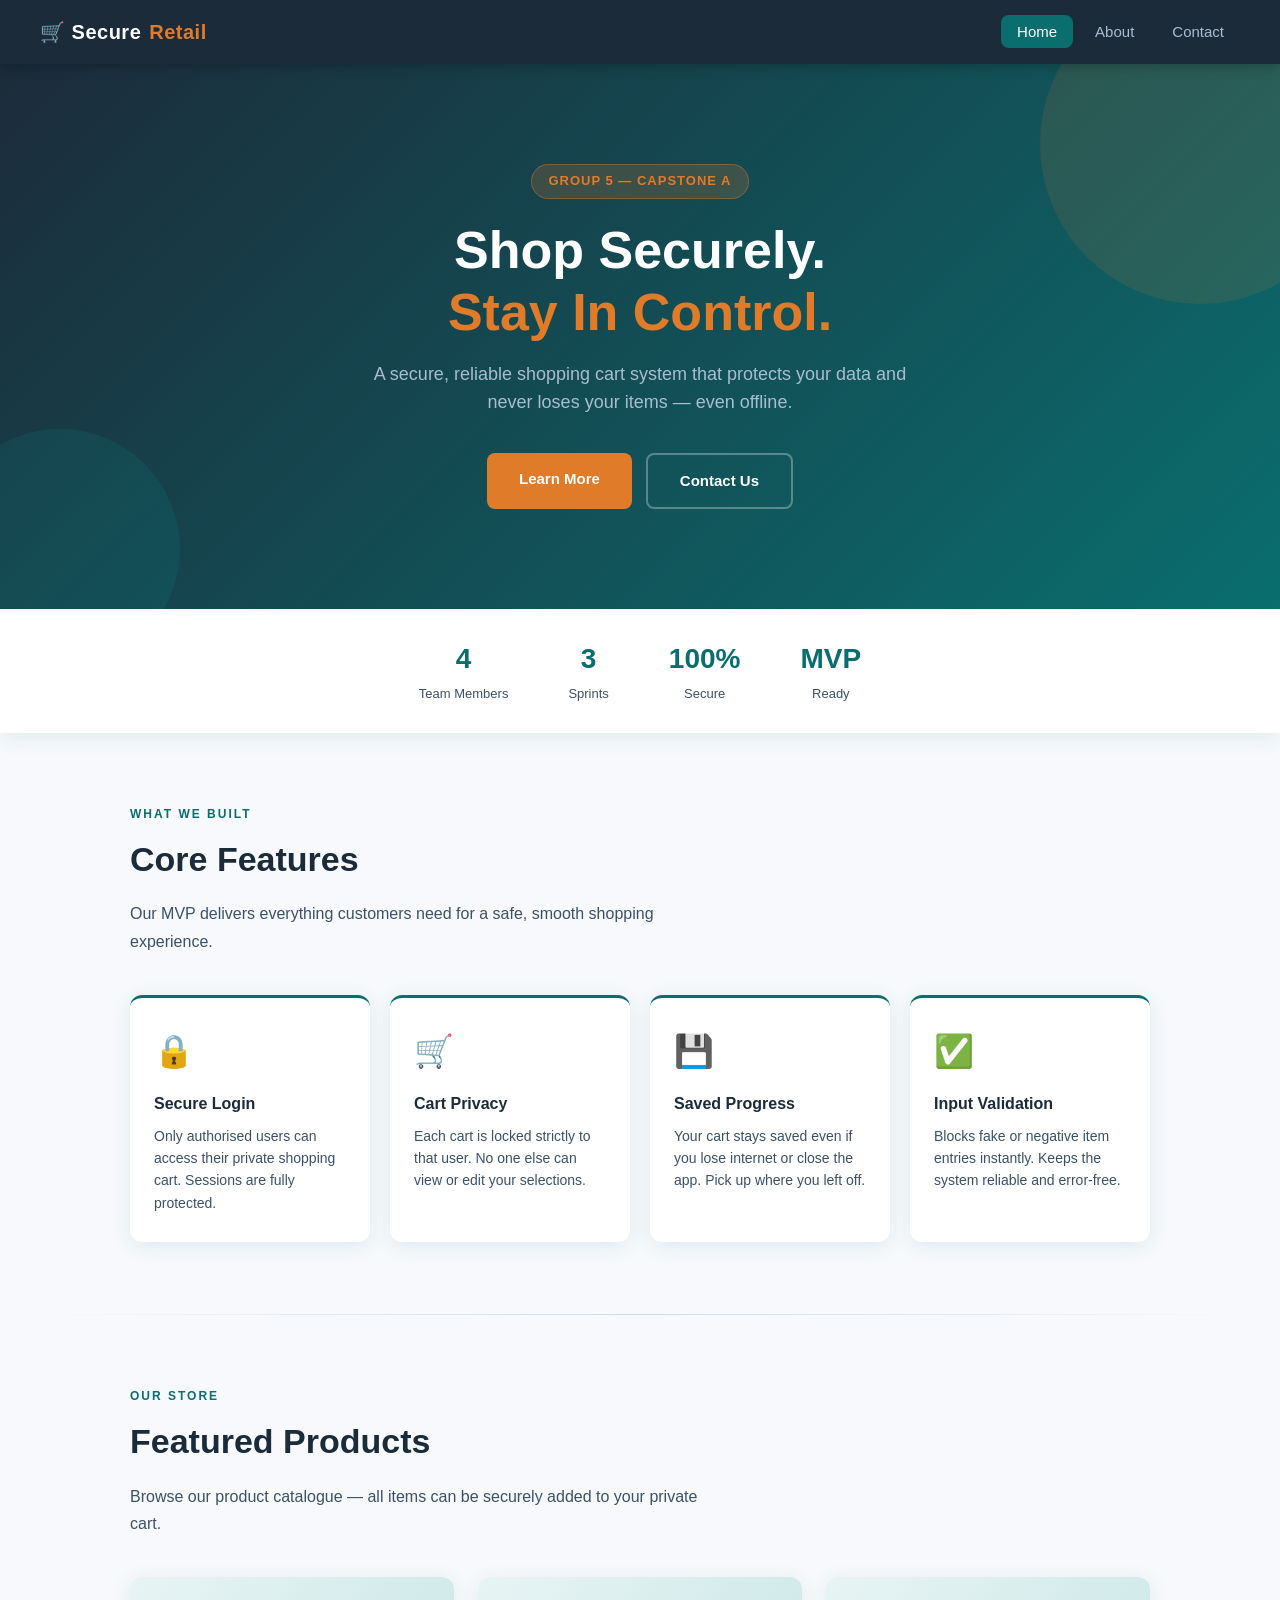
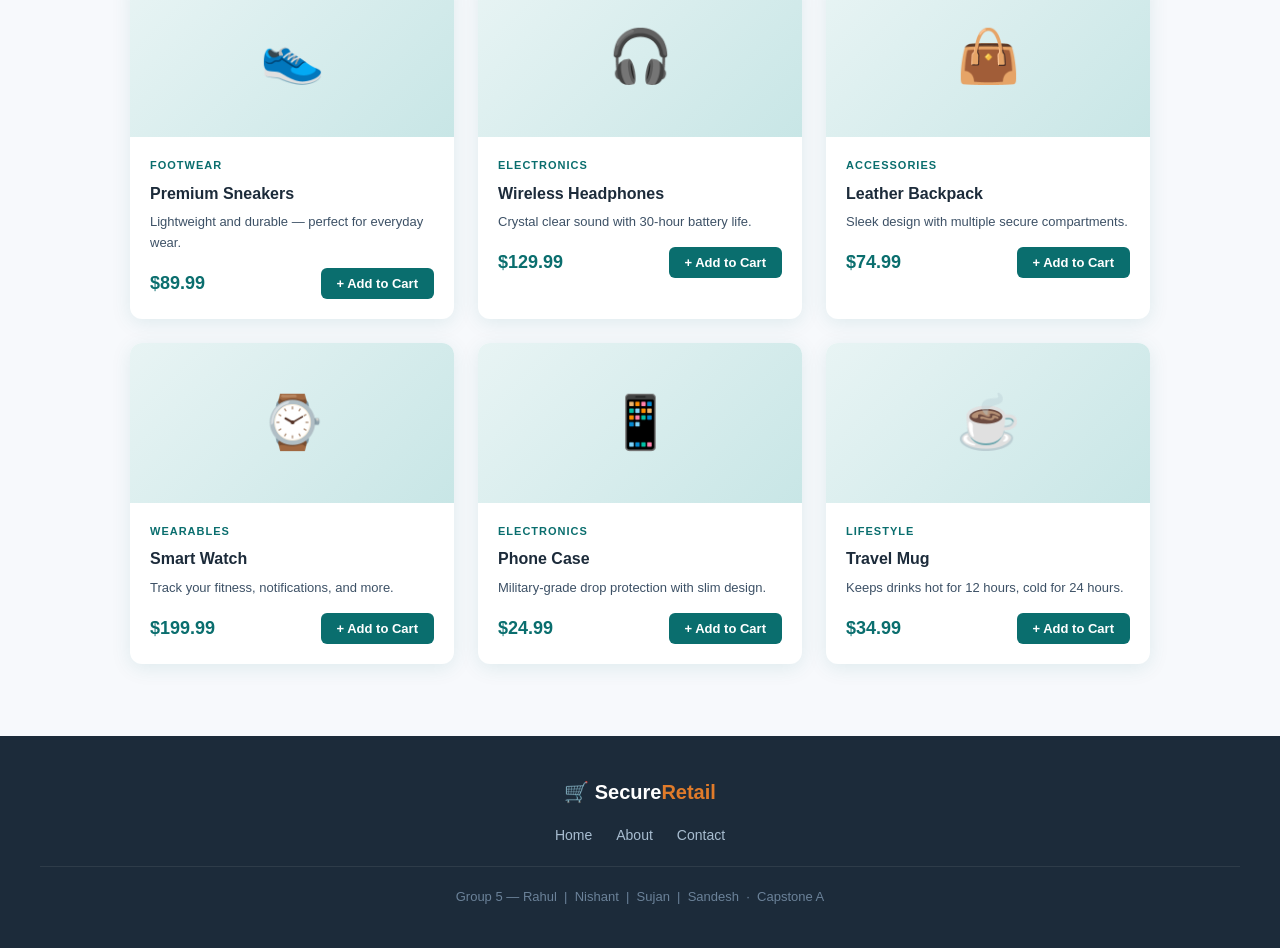
<file: index.html>
<!DOCTYPE html>
<html lang="en">
<head>
  <meta charset="UTF-8">
  <meta name="viewport" content="width=device-width, initial-scale=1.0">
  <title>Secure Retail System</title>
  <link rel="stylesheet" href="style.css">
</head>
<body>

<nav>
  <a href="index.html" class="logo">🛒 Secure<span>Retail</span></a>
  <ul class="nav-links">
    <li><a href="index.html" class="active">Home</a></li>
    <li><a href="about.html">About</a></li>
    <li><a href="contact.html">Contact</a></li>
  </ul>
  <div class="hamburger" onclick="toggleMenu()" id="hamburger">
    <span></span><span></span><span></span>
  </div>
</nav>

<div class="mobile-menu" id="mobileMenu">
  <a href="index.html">Home</a>
  <a href="about.html">About</a>
  <a href="contact.html">Contact</a>
</div>

<!-- Hero -->
<div class="hero">
  <div class="hero-content">
    <div class="hero-badge">Group 5 — Capstone A</div>
    <h1>Shop Securely.<br><span>Stay In Control.</span></h1>
    <p>A secure, reliable shopping cart system that protects your data and never loses your items — even offline.</p>
    <div class="hero-btns">
      <a href="about.html" class="btn-primary">Learn More</a>
      <a href="contact.html" class="btn-outline">Contact Us</a>
    </div>
  </div>
</div>

<!-- Stats -->
<div class="stats-bar">
  <div class="stat"><div class="stat-num">4</div><div class="stat-label">Team Members</div></div>
  <div class="stat"><div class="stat-num">3</div><div class="stat-label">Sprints</div></div>
  <div class="stat"><div class="stat-num">100%</div><div class="stat-label">Secure</div></div>
  <div class="stat"><div class="stat-num">MVP</div><div class="stat-label">Ready</div></div>
</div>

<!-- Features -->
<div class="section">
  <div class="section-label">What We Built</div>
  <h2>Core Features</h2>
  <p class="section-desc">Our MVP delivers everything customers need for a safe, smooth shopping experience.</p>
  <div class="cards">
    <div class="card">
      <span class="card-icon">🔒</span>
      <h3>Secure Login</h3>
      <p>Only authorised users can access their private shopping cart. Sessions are fully protected.</p>
    </div>
    <div class="card">
      <span class="card-icon">🛒</span>
      <h3>Cart Privacy</h3>
      <p>Each cart is locked strictly to that user. No one else can view or edit your selections.</p>
    </div>
    <div class="card">
      <span class="card-icon">💾</span>
      <h3>Saved Progress</h3>
      <p>Your cart stays saved even if you lose internet or close the app. Pick up where you left off.</p>
    </div>
    <div class="card">
      <span class="card-icon">✅</span>
      <h3>Input Validation</h3>
      <p>Blocks fake or negative item entries instantly. Keeps the system reliable and error-free.</p>
    </div>
  </div>
</div>

<div class="divider"></div>

<!-- Products -->
<div class="section">
  <div class="section-label">Our Store</div>
  <h2>Featured Products</h2>
  <p class="section-desc">Browse our product catalogue — all items can be securely added to your private cart.</p>
  <div class="products">
    <div class="product-card">
      <div class="product-img">👟</div>
      <div class="product-body">
        <div class="product-tag">Footwear</div>
        <h3>Premium Sneakers</h3>
        <p>Lightweight and durable — perfect for everyday wear.</p>
        <div class="product-footer">
          <span class="price">$89.99</span>
          <button class="add-btn">+ Add to Cart</button>
        </div>
      </div>
    </div>
    <div class="product-card">
      <div class="product-img">🎧</div>
      <div class="product-body">
        <div class="product-tag">Electronics</div>
        <h3>Wireless Headphones</h3>
        <p>Crystal clear sound with 30-hour battery life.</p>
        <div class="product-footer">
          <span class="price">$129.99</span>
          <button class="add-btn">+ Add to Cart</button>
        </div>
      </div>
    </div>
    <div class="product-card">
      <div class="product-img">👜</div>
      <div class="product-body">
        <div class="product-tag">Accessories</div>
        <h3>Leather Backpack</h3>
        <p>Sleek design with multiple secure compartments.</p>
        <div class="product-footer">
          <span class="price">$74.99</span>
          <button class="add-btn">+ Add to Cart</button>
        </div>
      </div>
    </div>
    <div class="product-card">
      <div class="product-img">⌚</div>
      <div class="product-body">
        <div class="product-tag">Wearables</div>
        <h3>Smart Watch</h3>
        <p>Track your fitness, notifications, and more.</p>
        <div class="product-footer">
          <span class="price">$199.99</span>
          <button class="add-btn">+ Add to Cart</button>
        </div>
      </div>
    </div>
    <div class="product-card">
      <div class="product-img">📱</div>
      <div class="product-body">
        <div class="product-tag">Electronics</div>
        <h3>Phone Case</h3>
        <p>Military-grade drop protection with slim design.</p>
        <div class="product-footer">
          <span class="price">$24.99</span>
          <button class="add-btn">+ Add to Cart</button>
        </div>
      </div>
    </div>
    <div class="product-card">
      <div class="product-img">☕</div>
      <div class="product-body">
        <div class="product-tag">Lifestyle</div>
        <h3>Travel Mug</h3>
        <p>Keeps drinks hot for 12 hours, cold for 24 hours.</p>
        <div class="product-footer">
          <span class="price">$34.99</span>
          <button class="add-btn">+ Add to Cart</button>
        </div>
      </div>
    </div>
  </div>
</div>

<footer>
  <div class="footer-logo">🛒 Secure<span>Retail</span></div>
  <div class="footer-links">
    <a href="index.html">Home</a>
    <a href="about.html">About</a>
    <a href="contact.html">Contact</a>
  </div>
  <div class="footer-bottom">
    Group 5 — Rahul &nbsp;|&nbsp; Nishant &nbsp;|&nbsp; Sujan &nbsp;|&nbsp; Sandesh &nbsp;·&nbsp; Capstone A
  </div>
</footer>

<script>
function toggleMenu(){
  const m=document.getElementById('mobileMenu');
  m.classList.toggle('open');
}
document.querySelectorAll('.add-btn').forEach(btn=>{
  btn.addEventListener('click',function(){
    this.textContent='✓ Added!';
    this.style.background='#1E6B3C';
    setTimeout(()=>{this.textContent='+ Add to Cart';this.style.background=''},2000);
  });
});
</script>
</body>
</html>
</file>
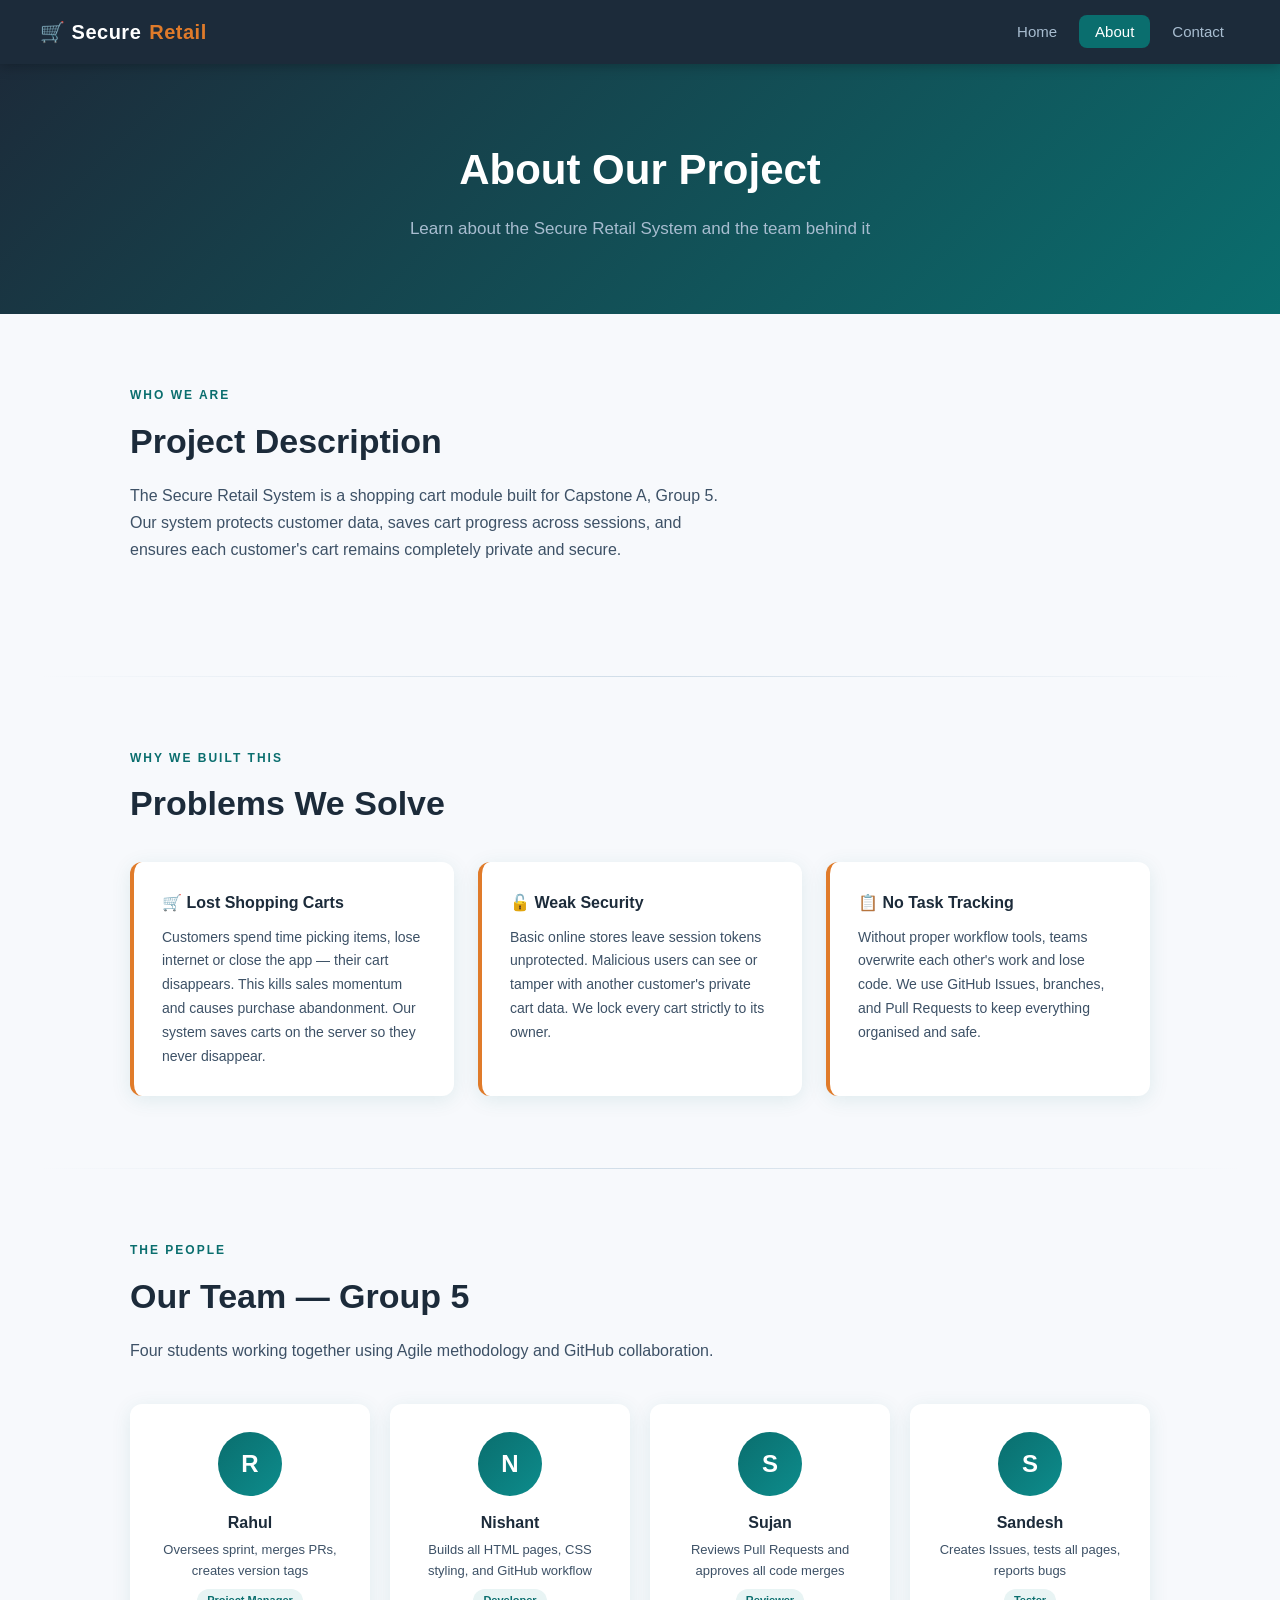
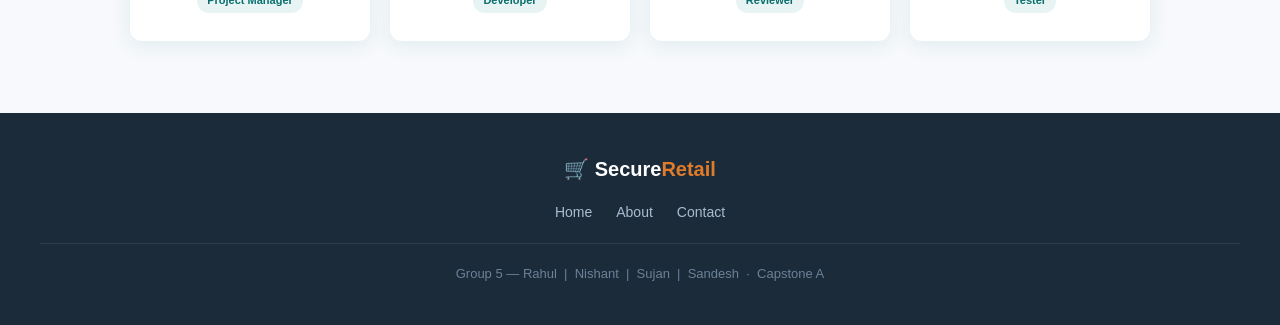
<file: about.html>
<!DOCTYPE html>
<html lang="en">
<head>
  <meta charset="UTF-8">
  <meta name="viewport" content="width=device-width, initial-scale=1.0">
  <title>About - Secure Retail System</title>
  <link rel="stylesheet" href="style.css">
</head>
<body>

<nav>
  <a href="index.html" class="logo">🛒 Secure<span>Retail</span></a>
  <ul class="nav-links">
    <li><a href="index.html">Home</a></li>
    <li><a href="about.html" class="active">About</a></li>
    <li><a href="contact.html">Contact</a></li>
  </ul>
  <div class="hamburger" onclick="toggleMenu()">
    <span></span><span></span><span></span>
  </div>
</nav>

<div class="mobile-menu" id="mobileMenu">
  <a href="index.html">Home</a>
  <a href="about.html">About</a>
  <a href="contact.html">Contact</a>
</div>

<div class="page-hero">
  <h1>About Our Project</h1>
  <p>Learn about the Secure Retail System and the team behind it</p>
</div>

<!-- Description -->
<div class="section">
  <div class="section-label">Who We Are</div>
  <h2>Project Description</h2>
  <p class="section-desc">The Secure Retail System is a shopping cart module built for Capstone A, Group 5. Our system protects customer data, saves cart progress across sessions, and ensures each customer's cart remains completely private and secure.</p>
</div>

<div class="divider"></div>

<!-- Problems -->
<div class="section">
  <div class="section-label">Why We Built This</div>
  <h2>Problems We Solve</h2>
  <div class="problem-grid">
    <div class="problem-card">
      <h3>🛒 Lost Shopping Carts</h3>
      <p>Customers spend time picking items, lose internet or close the app — their cart disappears. This kills sales momentum and causes purchase abandonment. Our system saves carts on the server so they never disappear.</p>
    </div>
    <div class="problem-card">
      <h3>🔓 Weak Security</h3>
      <p>Basic online stores leave session tokens unprotected. Malicious users can see or tamper with another customer's private cart data. We lock every cart strictly to its owner.</p>
    </div>
    <div class="problem-card">
      <h3>📋 No Task Tracking</h3>
      <p>Without proper workflow tools, teams overwrite each other's work and lose code. We use GitHub Issues, branches, and Pull Requests to keep everything organised and safe.</p>
    </div>
  </div>
</div>

<div class="divider"></div>

<!-- Team -->
<div class="section">
  <div class="section-label">The People</div>
  <h2>Our Team — Group 5</h2>
  <p class="section-desc">Four students working together using Agile methodology and GitHub collaboration.</p>
  <div class="team-grid">
    <div class="team-card">
      <div class="avatar">R</div>
      <h3>Rahul</h3>
      <p>Oversees sprint, merges PRs, creates version tags</p>
      <span class="team-badge">Project Manager</span>
    </div>
    <div class="team-card">
      <div class="avatar">N</div>
      <h3>Nishant</h3>
      <p>Builds all HTML pages, CSS styling, and GitHub workflow</p>
      <span class="team-badge">Developer</span>
    </div>
    <div class="team-card">
      <div class="avatar">S</div>
      <h3>Sujan</h3>
      <p>Reviews Pull Requests and approves all code merges</p>
      <span class="team-badge">Reviewer</span>
    </div>
    <div class="team-card">
      <div class="avatar">S</div>
      <h3>Sandesh</h3>
      <p>Creates Issues, tests all pages, reports bugs</p>
      <span class="team-badge">Tester</span>
    </div>
  </div>
</div>

<footer>
  <div class="footer-logo">🛒 Secure<span>Retail</span></div>
  <div class="footer-links">
    <a href="index.html">Home</a>
    <a href="about.html">About</a>
    <a href="contact.html">Contact</a>
  </div>
  <div class="footer-bottom">
    Group 5 — Rahul &nbsp;|&nbsp; Nishant &nbsp;|&nbsp; Sujan &nbsp;|&nbsp; Sandesh &nbsp;·&nbsp; Capstone A
  </div>
</footer>

<script>
function toggleMenu(){
  document.getElementById('mobileMenu').classList.toggle('open');
}
</script>
</body>
</html>
</file>
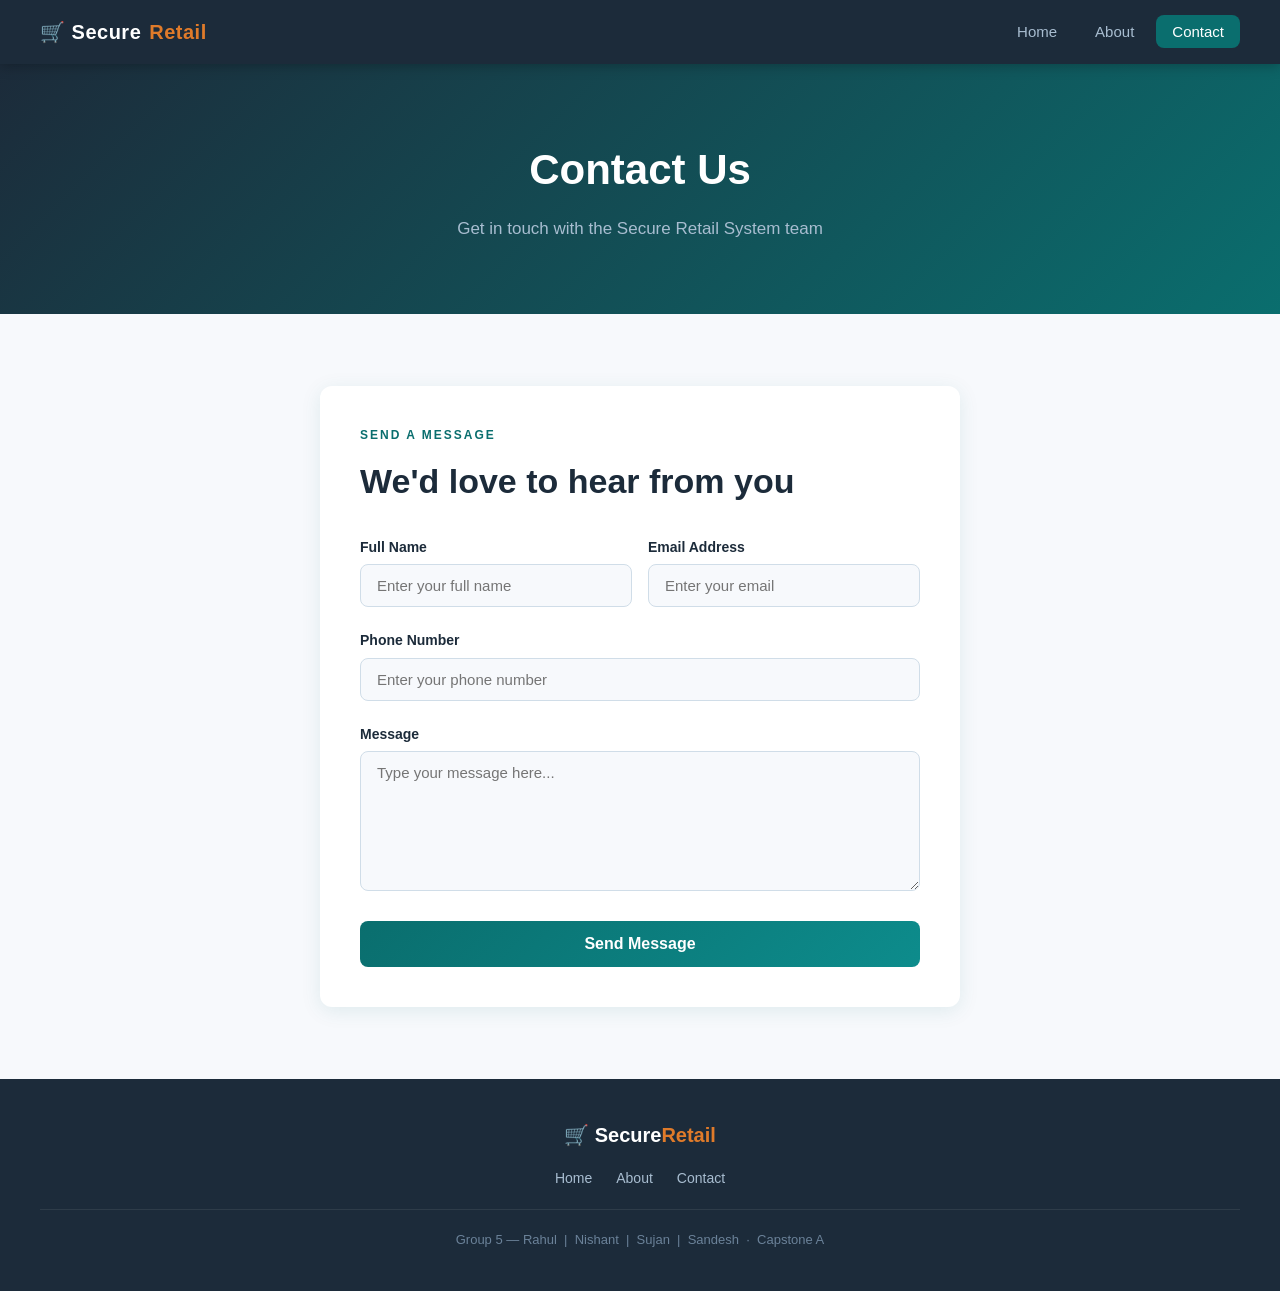
<file: contact.html>
<!DOCTYPE html>
<html lang="en">
<head>
  <meta charset="UTF-8">
  <meta name="viewport" content="width=device-width, initial-scale=1.0">
  <title>Contact - Secure Retail System</title>
  <link rel="stylesheet" href="style.css">
</head>
<body>

<nav>
  <a href="index.html" class="logo">🛒 Secure<span>Retail</span></a>
  <ul class="nav-links">
    <li><a href="index.html">Home</a></li>
    <li><a href="about.html">About</a></li>
    <li><a href="contact.html" class="active">Contact</a></li>
  </ul>
  <div class="hamburger" onclick="toggleMenu()">
    <span></span><span></span><span></span>
  </div>
</nav>

<div class="mobile-menu" id="mobileMenu">
  <a href="index.html">Home</a>
  <a href="about.html">About</a>
  <a href="contact.html">Contact</a>
</div>

<div class="page-hero">
  <h1>Contact Us</h1>
  <p>Get in touch with the Secure Retail System team</p>
</div>

<div class="section">
  <div class="form-wrap">
    <div class="section-label">Send a Message</div>
    <h2 style="margin-bottom:28px">We'd love to hear from you</h2>
    <form>
      <div class="form-row">
        <div class="form-group">
          <label>Full Name</label>
          <input type="text" placeholder="Enter your full name">
        </div>
        <div class="form-group">
          <label>Email Address</label>
          <input type="email" placeholder="Enter your email">
        </div>
      </div>
      <div class="form-group">
        <label>Phone Number</label>
        <input type="tel" placeholder="Enter your phone number">
      </div>
      <div class="form-group">
        <label>Message</label>
        <textarea placeholder="Type your message here..."></textarea>
      </div>
      <button type="submit" class="submit-btn" onclick="handleSubmit(event)">Send Message</button>
    </form>
  </div>
</div>

<footer>
  <div class="footer-logo">🛒 Secure<span>Retail</span></div>
  <div class="footer-links">
    <a href="index.html">Home</a>
    <a href="about.html">About</a>
    <a href="contact.html">Contact</a>
  </div>
  <div class="footer-bottom">
    Group 5 — Rahul &nbsp;|&nbsp; Nishant &nbsp;|&nbsp; Sujan &nbsp;|&nbsp; Sandesh &nbsp;·&nbsp; Capstone A
  </div>
</footer>

<script>
function toggleMenu(){
  document.getElementById('mobileMenu').classList.toggle('open');
}
function handleSubmit(e){
  e.preventDefault();
  const btn=document.querySelector('.submit-btn');
  btn.textContent='✓ Message Sent!';
  btn.style.background='#1E6B3C';
  setTimeout(()=>{btn.textContent='Send Message';btn.style.background=''},3000);
}
</script>
</body>
</html>
</file>
<file: style.css>
/* ── Reset ──────────────────────────────── */
*,*::before,*::after{box-sizing:border-box;margin:0;padding:0}
html{scroll-behavior:smooth}
body{font-family:'Segoe UI',Arial,sans-serif;background:#F7F9FC;color:#1C2B3A;line-height:1.6}
img{max-width:100%}

/* ── Tokens ─────────────────────────────── */
:root{
  --teal:   #0A6E6E;
  --teal2:  #0D8C8C;
  --amber:  #E07B2A;
  --cream:  #F7F9FC;
  --dark:   #1C2B3A;
  --mid:    #3D5166;
  --light:  #E8F4F4;
  --white:  #FFFFFF;
  --shadow: 0 4px 20px rgba(10,110,110,0.10);
  --radius: 12px;
}

/* ── Nav ────────────────────────────────── */
nav{
  background:var(--dark);
  padding:0 40px;
  display:flex;
  justify-content:space-between;
  align-items:center;
  height:64px;
  position:sticky;
  top:0;
  z-index:100;
  box-shadow:0 2px 12px rgba(0,0,0,0.25);
}
.logo{
  color:var(--white);
  font-size:20px;
  font-weight:700;
  letter-spacing:0.5px;
  display:flex;
  align-items:center;
  gap:8px;
  text-decoration:none;
}
.logo span{color:var(--amber)}
.nav-links{
  display:flex;
  gap:6px;
  list-style:none;
}
.nav-links a{
  color:#A8BDD0;
  text-decoration:none;
  font-size:15px;
  font-weight:500;
  padding:8px 16px;
  border-radius:8px;
  transition:all 0.2s;
}
.nav-links a:hover,.nav-links a.active{
  background:var(--teal);
  color:var(--white);
}

/* Hamburger */
.hamburger{
  display:none;
  flex-direction:column;
  gap:5px;
  cursor:pointer;
  padding:8px;
}
.hamburger span{
  width:24px;height:2px;
  background:var(--white);
  border-radius:2px;
  transition:all 0.3s;
}
.mobile-menu{
  display:none;
  position:fixed;
  top:64px;left:0;right:0;
  background:var(--dark);
  padding:16px 24px;
  z-index:99;
  flex-direction:column;
  gap:4px;
  box-shadow:0 8px 24px rgba(0,0,0,0.3);
}
.mobile-menu.open{display:flex}
.mobile-menu a{
  color:#A8BDD0;
  text-decoration:none;
  font-size:16px;
  padding:12px 16px;
  border-radius:8px;
  transition:all 0.2s;
}
.mobile-menu a:hover{background:var(--teal);color:var(--white)}

/* ── Hero ───────────────────────────────── */
.hero{
  background:linear-gradient(135deg,var(--dark) 0%,var(--teal) 100%);
  color:var(--white);
  padding:100px 40px;
  text-align:center;
  position:relative;
  overflow:hidden;
}
.hero::before{
  content:'';
  position:absolute;
  top:-80px;right:-80px;
  width:320px;height:320px;
  background:rgba(224,123,42,0.12);
  border-radius:50%;
}
.hero::after{
  content:'';
  position:absolute;
  bottom:-60px;left:-60px;
  width:240px;height:240px;
  background:rgba(13,140,140,0.15);
  border-radius:50%;
}
.hero-content{position:relative;z-index:1;max-width:700px;margin:auto}
.hero-badge{
  display:inline-block;
  background:rgba(224,123,42,0.2);
  color:var(--amber);
  border:1px solid rgba(224,123,42,0.4);
  padding:6px 16px;
  border-radius:20px;
  font-size:13px;
  font-weight:600;
  letter-spacing:1px;
  margin-bottom:20px;
  text-transform:uppercase;
}
.hero h1{
  font-size:clamp(28px,5vw,52px);
  font-weight:800;
  margin-bottom:16px;
  line-height:1.2;
}
.hero h1 span{color:var(--amber)}
.hero p{
  font-size:clamp(15px,2vw,18px);
  color:#A8BDD0;
  margin-bottom:36px;
  max-width:550px;
  margin-left:auto;
  margin-right:auto;
}
.hero-btns{display:flex;gap:14px;justify-content:center;flex-wrap:wrap}
.btn-primary{
  background:var(--amber);
  color:var(--white);
  padding:14px 32px;
  border-radius:8px;
  text-decoration:none;
  font-weight:700;
  font-size:15px;
  transition:all 0.2s;
  display:inline-block;
}
.btn-primary:hover{background:#c96a1e;transform:translateY(-2px)}
.btn-outline{
  background:transparent;
  color:var(--white);
  border:2px solid rgba(255,255,255,0.3);
  padding:14px 32px;
  border-radius:8px;
  text-decoration:none;
  font-weight:600;
  font-size:15px;
  transition:all 0.2s;
  display:inline-block;
}
.btn-outline:hover{border-color:var(--white);background:rgba(255,255,255,0.08)}

/* ── Stats bar ──────────────────────────── */
.stats-bar{
  background:var(--white);
  padding:28px 40px;
  display:flex;
  justify-content:center;
  gap:60px;
  flex-wrap:wrap;
  box-shadow:var(--shadow);
}
.stat{text-align:center}
.stat-num{font-size:28px;font-weight:800;color:var(--teal)}
.stat-label{font-size:13px;color:var(--mid);margin-top:2px}

/* ── Section ────────────────────────────── */
.section{padding:72px 40px;max-width:1100px;margin:auto}
.section-label{
  font-size:12px;
  font-weight:700;
  letter-spacing:2px;
  color:var(--teal);
  text-transform:uppercase;
  margin-bottom:8px;
}
.section h2{
  font-size:clamp(22px,3vw,34px);
  font-weight:800;
  color:var(--dark);
  margin-bottom:14px;
}
.section-desc{
  font-size:16px;
  color:var(--mid);
  max-width:600px;
  margin-bottom:40px;
  line-height:1.7;
}

/* ── Feature cards ──────────────────────── */
.cards{
  display:grid;
  grid-template-columns:repeat(auto-fit,minmax(220px,1fr));
  gap:20px;
}
.card{
  background:var(--white);
  border-radius:var(--radius);
  padding:28px 24px;
  box-shadow:var(--shadow);
  border-top:3px solid var(--teal);
  transition:all 0.25s;
  cursor:default;
}
.card:hover{transform:translateY(-6px);box-shadow:0 12px 32px rgba(10,110,110,0.15)}
.card-icon{
  font-size:32px;
  margin-bottom:14px;
  display:block;
}
.card h3{
  font-size:16px;
  font-weight:700;
  color:var(--dark);
  margin-bottom:8px;
}
.card p{font-size:14px;color:var(--mid);line-height:1.6}

/* ── Product cards ──────────────────────── */
.products{
  display:grid;
  grid-template-columns:repeat(auto-fit,minmax(240px,1fr));
  gap:24px;
}
.product-card{
  background:var(--white);
  border-radius:var(--radius);
  overflow:hidden;
  box-shadow:var(--shadow);
  transition:all 0.25s;
}
.product-card:hover{transform:translateY(-6px);box-shadow:0 16px 36px rgba(10,110,110,0.15)}
.product-img{
  background:linear-gradient(135deg,var(--light),#C8E6E6);
  height:160px;
  display:flex;
  align-items:center;
  justify-content:center;
  font-size:52px;
}
.product-body{padding:20px}
.product-tag{
  font-size:11px;
  font-weight:700;
  letter-spacing:1px;
  color:var(--teal);
  text-transform:uppercase;
  margin-bottom:6px;
}
.product-body h3{
  font-size:16px;
  font-weight:700;
  color:var(--dark);
  margin-bottom:6px;
}
.product-body p{font-size:13px;color:var(--mid);margin-bottom:14px}
.product-footer{
  display:flex;
  justify-content:space-between;
  align-items:center;
}
.price{font-size:18px;font-weight:800;color:var(--teal)}
.add-btn{
  background:var(--teal);
  color:var(--white);
  border:none;
  padding:8px 16px;
  border-radius:6px;
  font-size:13px;
  font-weight:600;
  cursor:pointer;
  transition:all 0.2s;
}
.add-btn:hover{background:var(--teal2);transform:scale(1.05)}

/* ── Team ───────────────────────────────── */
.team-grid{
  display:grid;
  grid-template-columns:repeat(auto-fit,minmax(180px,1fr));
  gap:20px;
}
.team-card{
  background:var(--white);
  border-radius:var(--radius);
  padding:28px 20px;
  text-align:center;
  box-shadow:var(--shadow);
  transition:all 0.25s;
}
.team-card:hover{transform:translateY(-4px)}
.avatar{
  width:64px;height:64px;
  border-radius:50%;
  background:linear-gradient(135deg,var(--teal),var(--teal2));
  color:var(--white);
  font-size:24px;
  font-weight:800;
  display:flex;
  align-items:center;
  justify-content:center;
  margin:0 auto 14px;
}
.team-card h3{font-size:16px;font-weight:700;color:var(--dark);margin-bottom:4px}
.team-card p{font-size:13px;color:var(--mid)}
.team-badge{
  display:inline-block;
  background:var(--light);
  color:var(--teal);
  font-size:11px;
  font-weight:600;
  padding:3px 10px;
  border-radius:12px;
  margin-top:8px;
}

/* ── About hero ─────────────────────────── */
.page-hero{
  background:linear-gradient(135deg,var(--dark),var(--teal));
  color:var(--white);
  padding:72px 40px;
  text-align:center;
}
.page-hero h1{font-size:clamp(26px,4vw,42px);font-weight:800;margin-bottom:12px}
.page-hero p{color:#A8BDD0;font-size:17px}

/* ── Problem cards ──────────────────────── */
.problem-grid{
  display:grid;
  grid-template-columns:repeat(auto-fit,minmax(280px,1fr));
  gap:24px;
  margin-top:32px;
}
.problem-card{
  background:var(--white);
  border-radius:var(--radius);
  padding:28px;
  box-shadow:var(--shadow);
  border-left:4px solid var(--amber);
}
.problem-card h3{font-size:16px;font-weight:700;color:var(--dark);margin-bottom:10px}
.problem-card p{font-size:14px;color:var(--mid);line-height:1.7}

/* ── Form ───────────────────────────────── */
.form-wrap{
  background:var(--white);
  border-radius:var(--radius);
  padding:40px;
  box-shadow:var(--shadow);
  max-width:640px;
  margin:auto;
}
.form-group{margin-bottom:22px}
.form-group label{
  display:block;
  font-size:14px;
  font-weight:600;
  color:var(--dark);
  margin-bottom:6px;
}
.form-group input,
.form-group textarea{
  width:100%;
  padding:12px 16px;
  border:1.5px solid #D0DDE8;
  border-radius:8px;
  font-size:15px;
  font-family:inherit;
  background:#F7F9FC;
  color:var(--dark);
  transition:border 0.2s,background 0.2s;
}
.form-group input:focus,
.form-group textarea:focus{
  outline:none;
  border-color:var(--teal);
  background:var(--white);
}
.form-group textarea{height:140px;resize:vertical}
.form-row{display:grid;grid-template-columns:1fr 1fr;gap:16px}
.submit-btn{
  width:100%;
  background:linear-gradient(135deg,var(--teal),var(--teal2));
  color:var(--white);
  padding:14px;
  border:none;
  border-radius:8px;
  font-size:16px;
  font-weight:700;
  cursor:pointer;
  transition:all 0.2s;
  font-family:inherit;
}
.submit-btn:hover{opacity:0.9;transform:translateY(-2px)}

/* ── Footer ─────────────────────────────── */
footer{
  background:var(--dark);
  color:#A8BDD0;
  padding:40px;
  text-align:center;
}
footer .footer-logo{
  font-size:20px;
  font-weight:800;
  color:var(--white);
  margin-bottom:12px;
}
footer .footer-logo span{color:var(--amber)}
footer p{font-size:14px;margin-bottom:6px}
footer .footer-links{
  display:flex;
  justify-content:center;
  gap:24px;
  margin:16px 0;
  flex-wrap:wrap;
}
footer .footer-links a{color:#A8BDD0;text-decoration:none;font-size:14px;transition:color 0.2s}
footer .footer-links a:hover{color:var(--amber)}
footer .footer-bottom{
  margin-top:20px;
  padding-top:20px;
  border-top:1px solid rgba(255,255,255,0.08);
  font-size:13px;
  color:#6B8299;
}

/* ── Divider ────────────────────────────── */
.divider{height:1px;background:linear-gradient(90deg,transparent,#D0DDE8,transparent);margin:0 40px}

/* ── Mobile ─────────────────────────────── */
@media(max-width:768px){
  nav{padding:0 20px}
  .nav-links{display:none}
  .hamburger{display:flex}
  .hero{padding:72px 24px}
  .stats-bar{gap:30px;padding:24px 20px}
  .section{padding:48px 24px}
  .form-wrap{padding:28px 20px}
  .form-row{grid-template-columns:1fr}
  footer{padding:32px 24px}
}
@media(max-width:480px){
  .hero-btns{flex-direction:column;align-items:center}
  .btn-primary,.btn-outline{width:100%;text-align:center}
}
</file>
